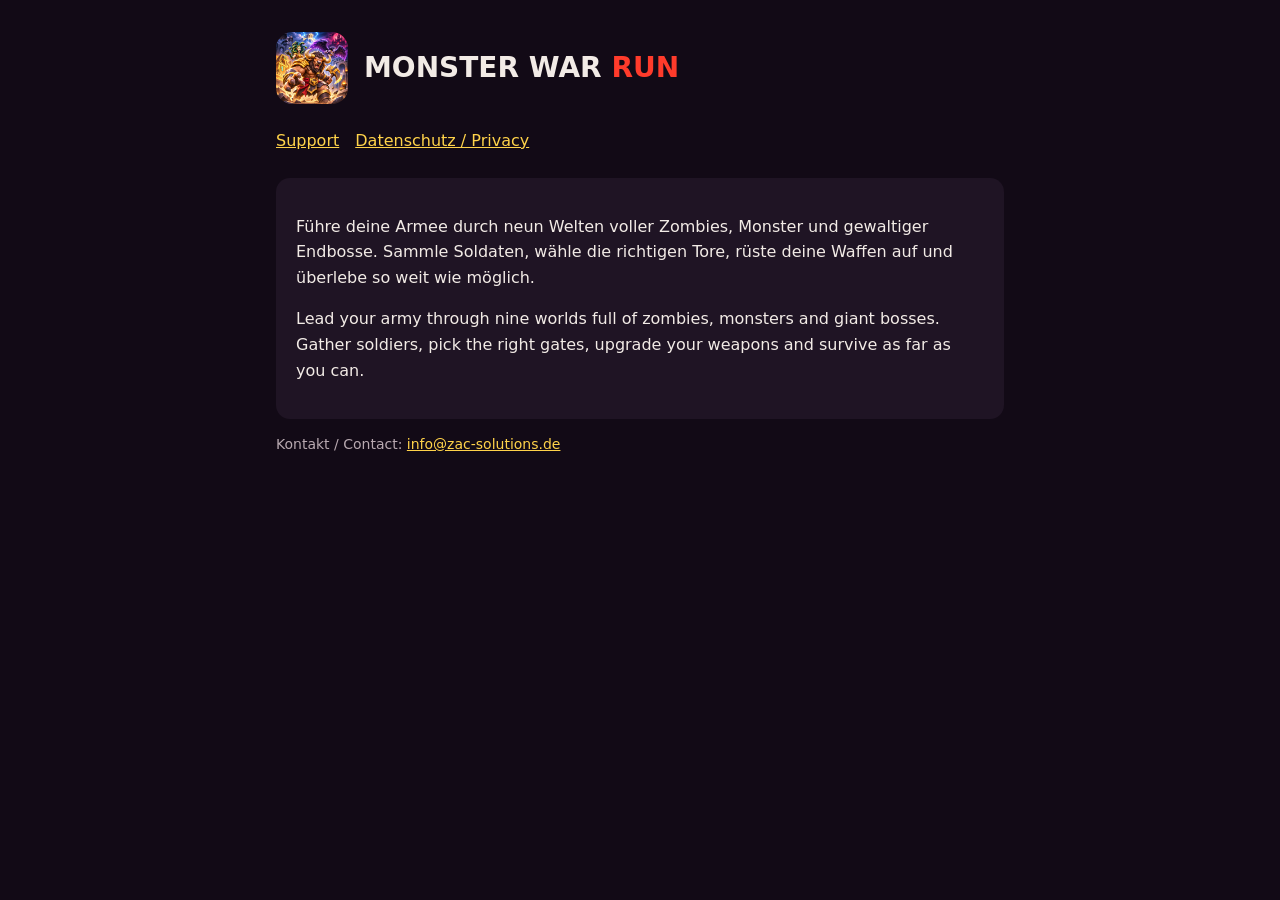
<file: index.html>
<!doctype html>
<html lang="de"><head><meta charset="utf-8"><meta name="viewport" content="width=device-width,initial-scale=1">
<title>Monster War Run</title><link rel="stylesheet" href="style.css"><link rel="icon" href="icon.png"></head>
<body><main>
<header><img src="icon.png" alt=""><h1>MONSTER WAR <span>RUN</span></h1></header>
<nav><a href="support.html">Support</a><a href="privacy.html">Datenschutz / Privacy</a></nav>
<div class="card">
<p>Führe deine Armee durch neun Welten voller Zombies, Monster und gewaltiger Endbosse. Sammle Soldaten, wähle die richtigen Tore, rüste deine Waffen auf und überlebe so weit wie möglich.</p>
<p>Lead your army through nine worlds full of zombies, monsters and giant bosses. Gather soldiers, pick the right gates, upgrade your weapons and survive as far as you can.</p>
</div>
<p class="muted">Kontakt / Contact: <a href="mailto:info@zac-solutions.de">info@zac-solutions.de</a></p>
</main></body></html>
</file>
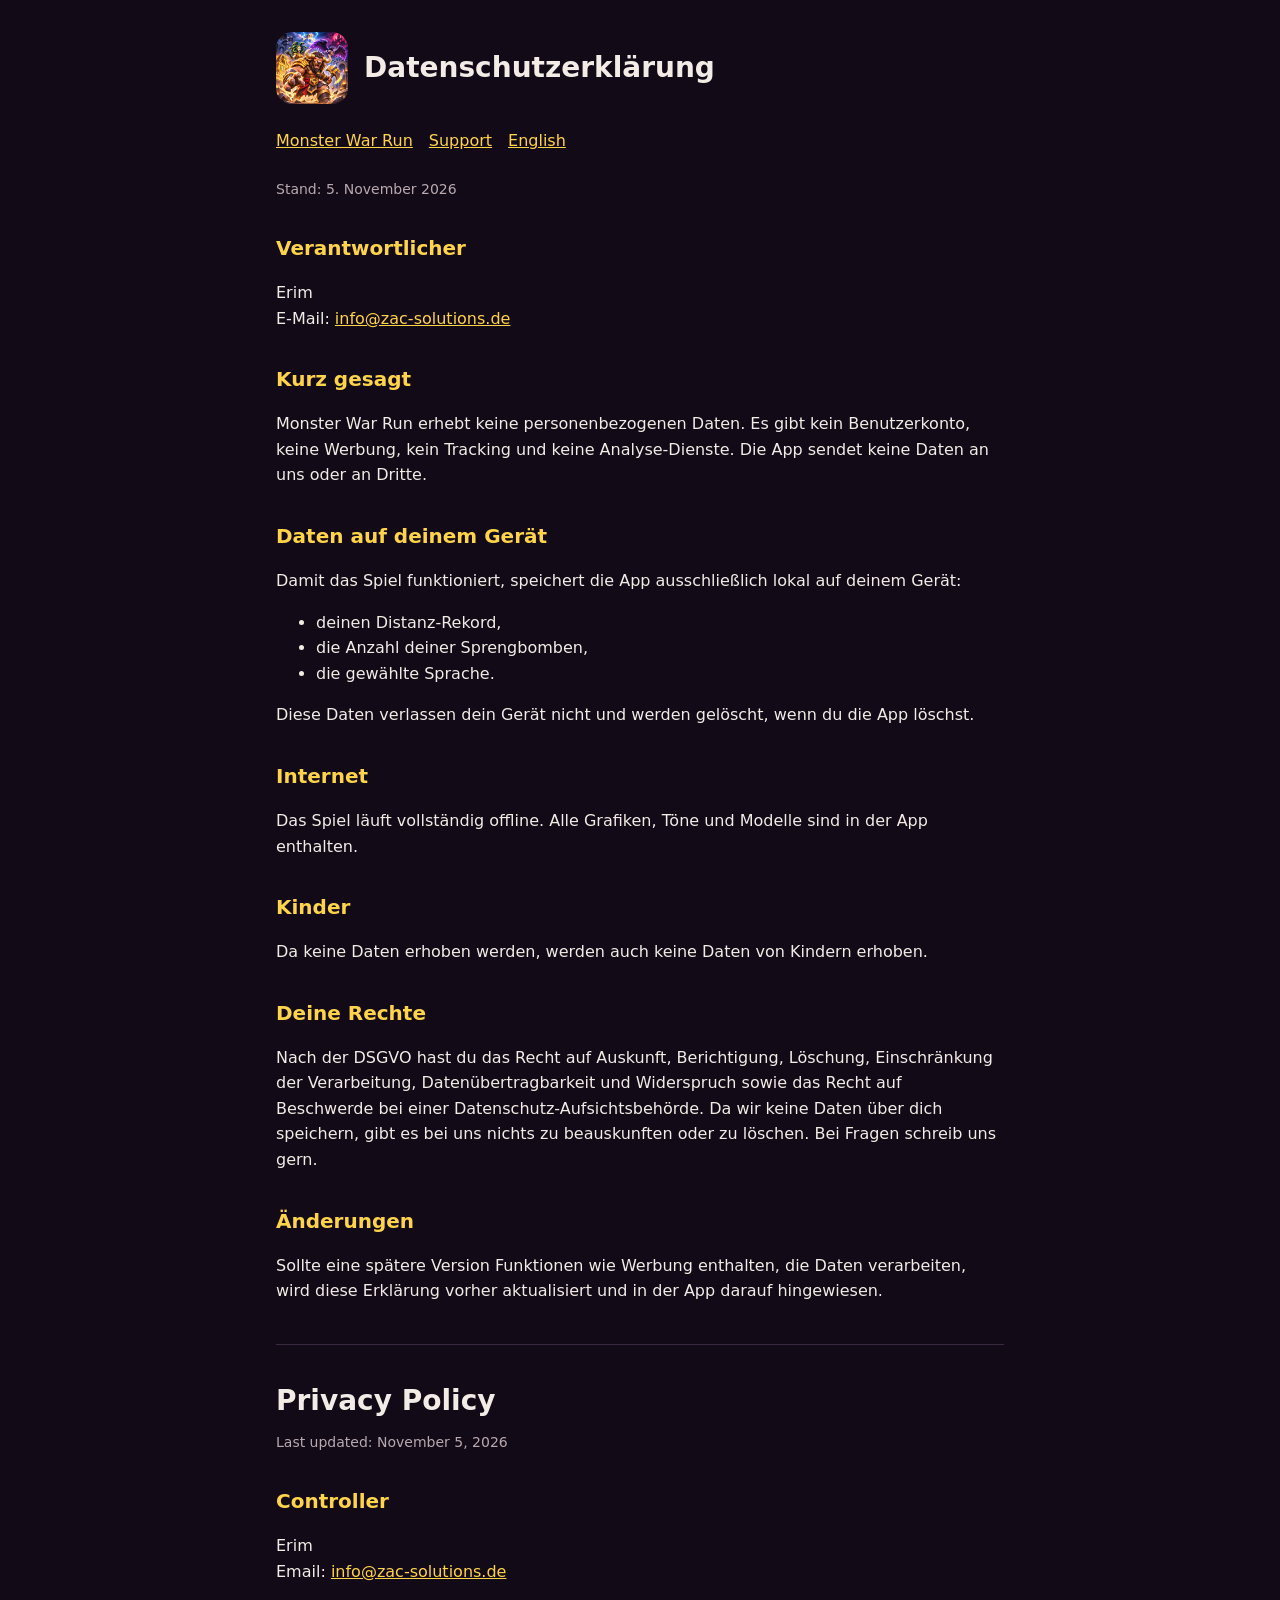
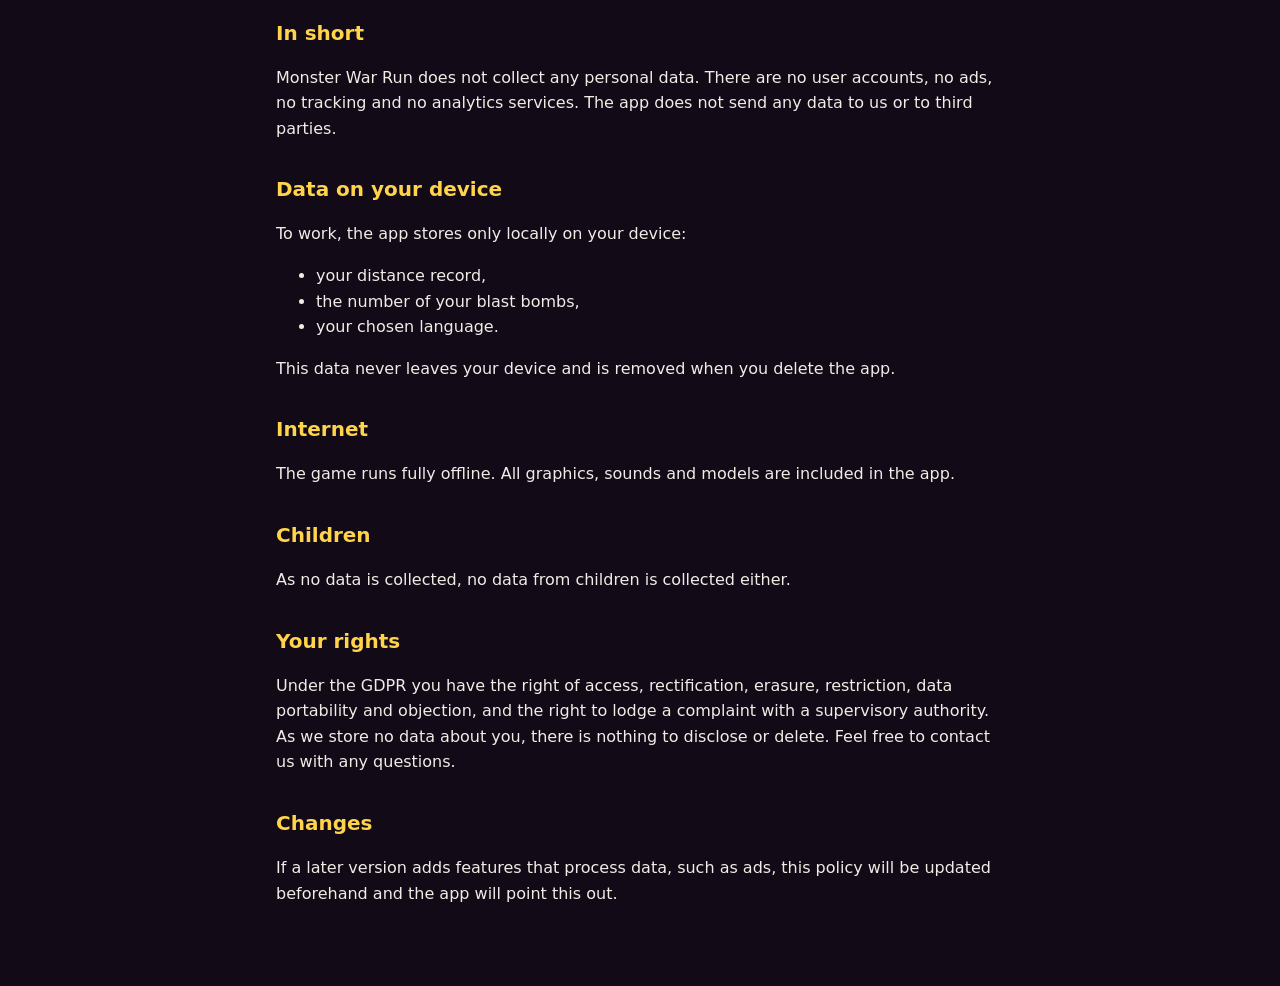
<file: privacy.html>
<!doctype html>
<html lang="de"><head><meta charset="utf-8"><meta name="viewport" content="width=device-width,initial-scale=1">
<title>Monster War Run – Datenschutz / Privacy Policy</title><link rel="stylesheet" href="style.css"><link rel="icon" href="icon.png"></head>
<body><main>
<header><img src="icon.png" alt=""><h1>Datenschutz&shy;erklärung</h1></header>
<nav><a href="index.html">Monster War Run</a><a href="support.html">Support</a><a href="#en">English</a></nav>
<p class="muted">Stand: 5. November 2026</p>

<h2>Verantwortlicher</h2>
<p>Erim<br>E-Mail: <a href="mailto:info@zac-solutions.de">info@zac-solutions.de</a></p>

<h2>Kurz gesagt</h2>
<p>Monster War Run erhebt keine personenbezogenen Daten. Es gibt kein Benutzerkonto, keine Werbung, kein Tracking und keine Analyse-Dienste. Die App sendet keine Daten an uns oder an Dritte.</p>

<h2>Daten auf deinem Gerät</h2>
<p>Damit das Spiel funktioniert, speichert die App ausschließlich lokal auf deinem Gerät:</p>
<ul><li>deinen Distanz-Rekord,</li><li>die Anzahl deiner Sprengbomben,</li><li>die gewählte Sprache.</li></ul>
<p>Diese Daten verlassen dein Gerät nicht und werden gelöscht, wenn du die App löschst.</p>

<h2>Internet</h2>
<p>Das Spiel läuft vollständig offline. Alle Grafiken, Töne und Modelle sind in der App enthalten.</p>

<h2>Kinder</h2>
<p>Da keine Daten erhoben werden, werden auch keine Daten von Kindern erhoben.</p>

<h2>Deine Rechte</h2>
<p>Nach der DSGVO hast du das Recht auf Auskunft, Berichtigung, Löschung, Einschränkung der Verarbeitung, Datenübertragbarkeit und Widerspruch sowie das Recht auf Beschwerde bei einer Datenschutz-Aufsichtsbehörde. Da wir keine Daten über dich speichern, gibt es bei uns nichts zu beauskunften oder zu löschen. Bei Fragen schreib uns gern.</p>

<h2>Änderungen</h2>
<p>Sollte eine spätere Version Funktionen wie Werbung enthalten, die Daten verarbeiten, wird diese Erklärung vorher aktualisiert und in der App darauf hingewiesen.</p>

<hr>
<h1 id="en">Privacy Policy</h1>
<p class="muted">Last updated: November 5, 2026</p>

<h2>Controller</h2>
<p>Erim<br>Email: <a href="mailto:info@zac-solutions.de">info@zac-solutions.de</a></p>

<h2>In short</h2>
<p>Monster War Run does not collect any personal data. There are no user accounts, no ads, no tracking and no analytics services. The app does not send any data to us or to third parties.</p>

<h2>Data on your device</h2>
<p>To work, the app stores only locally on your device:</p>
<ul><li>your distance record,</li><li>the number of your blast bombs,</li><li>your chosen language.</li></ul>
<p>This data never leaves your device and is removed when you delete the app.</p>

<h2>Internet</h2>
<p>The game runs fully offline. All graphics, sounds and models are included in the app.</p>

<h2>Children</h2>
<p>As no data is collected, no data from children is collected either.</p>

<h2>Your rights</h2>
<p>Under the GDPR you have the right of access, rectification, erasure, restriction, data portability and objection, and the right to lodge a complaint with a supervisory authority. As we store no data about you, there is nothing to disclose or delete. Feel free to contact us with any questions.</p>

<h2>Changes</h2>
<p>If a later version adds features that process data, such as ads, this policy will be updated beforehand and the app will point this out.</p>
</main></body></html>
</file>
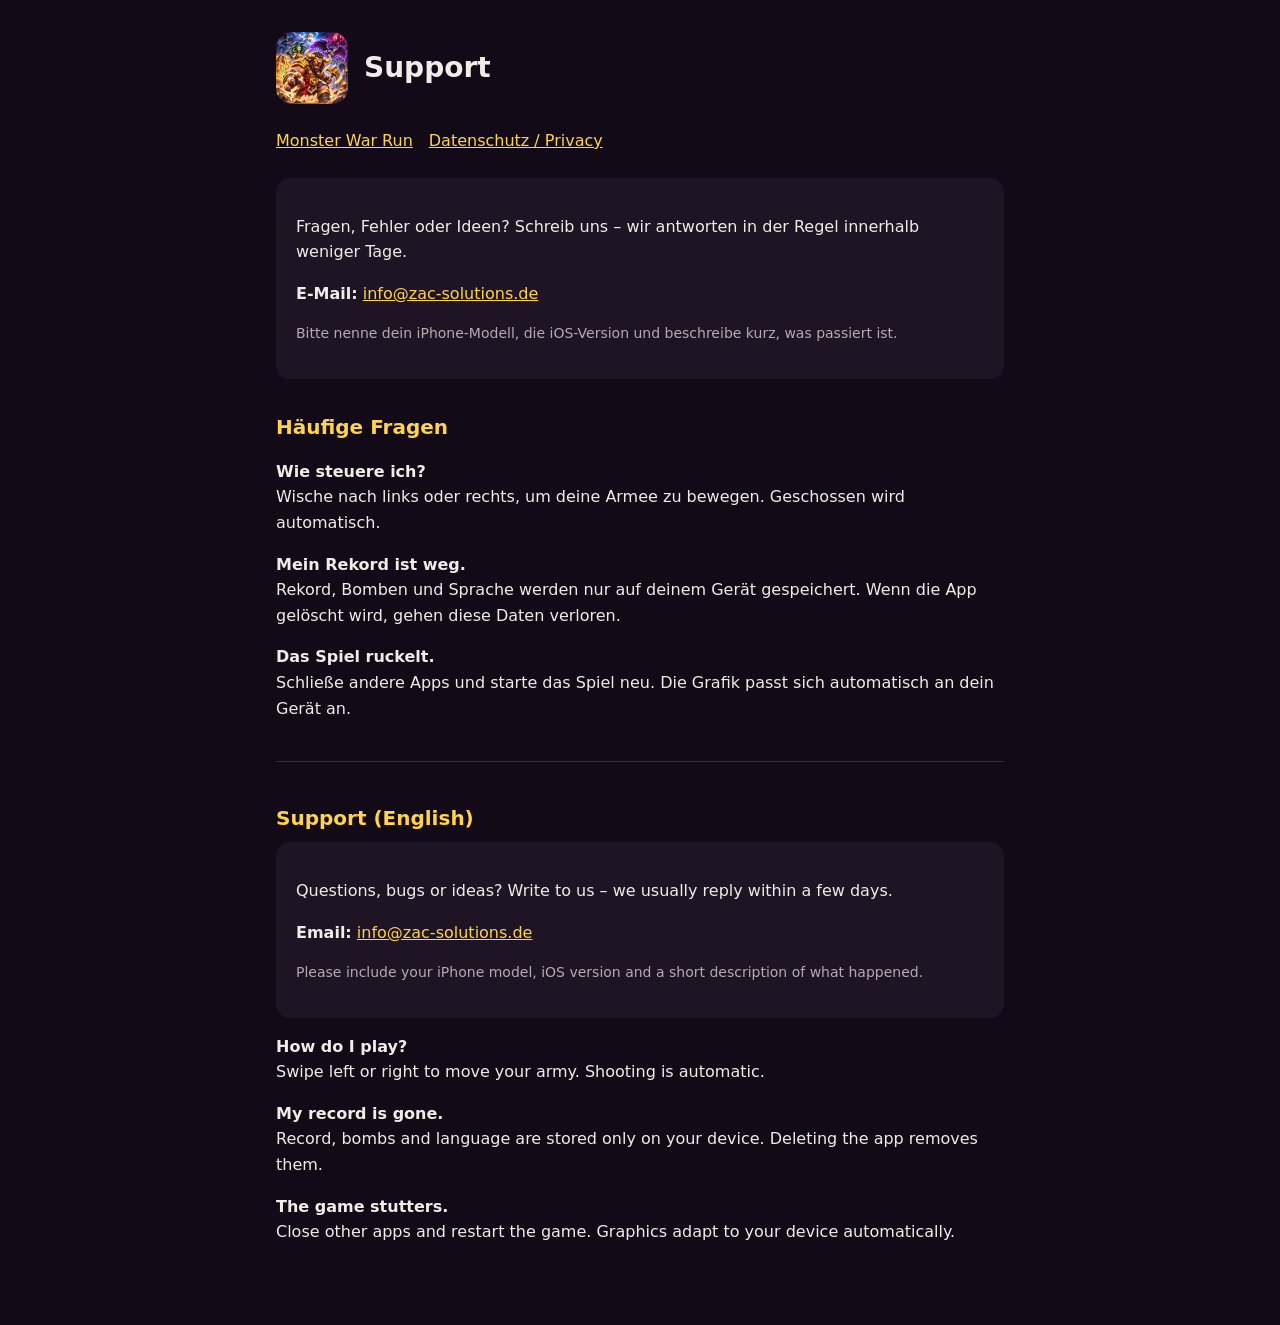
<file: support.html>
<!doctype html>
<html lang="de"><head><meta charset="utf-8"><meta name="viewport" content="width=device-width,initial-scale=1">
<title>Monster War Run – Support</title><link rel="stylesheet" href="style.css"><link rel="icon" href="icon.png"></head>
<body><main>
<header><img src="icon.png" alt=""><h1>Support</h1></header>
<nav><a href="index.html">Monster War Run</a><a href="privacy.html">Datenschutz / Privacy</a></nav>

<div class="card">
<p>Fragen, Fehler oder Ideen? Schreib uns – wir antworten in der Regel innerhalb weniger Tage.</p>
<p><b>E-Mail:</b> <a href="mailto:info@zac-solutions.de?subject=Zombie%20War%20Run%20Support">info@zac-solutions.de</a></p>
<p class="muted">Bitte nenne dein iPhone-Modell, die iOS-Version und beschreibe kurz, was passiert ist.</p>
</div>

<h2>Häufige Fragen</h2>
<p><b>Wie steuere ich?</b><br>Wische nach links oder rechts, um deine Armee zu bewegen. Geschossen wird automatisch.</p>
<p><b>Mein Rekord ist weg.</b><br>Rekord, Bomben und Sprache werden nur auf deinem Gerät gespeichert. Wenn die App gelöscht wird, gehen diese Daten verloren.</p>
<p><b>Das Spiel ruckelt.</b><br>Schließe andere Apps und starte das Spiel neu. Die Grafik passt sich automatisch an dein Gerät an.</p>

<hr>
<h2>Support (English)</h2>
<div class="card">
<p>Questions, bugs or ideas? Write to us – we usually reply within a few days.</p>
<p><b>Email:</b> <a href="mailto:info@zac-solutions.de?subject=Zombie%20War%20Run%20Support">info@zac-solutions.de</a></p>
<p class="muted">Please include your iPhone model, iOS version and a short description of what happened.</p>
</div>
<p><b>How do I play?</b><br>Swipe left or right to move your army. Shooting is automatic.</p>
<p><b>My record is gone.</b><br>Record, bombs and language are stored only on your device. Deleting the app removes them.</p>
<p><b>The game stutters.</b><br>Close other apps and restart the game. Graphics adapt to your device automatically.</p>
</main></body></html>
</file>
<file: style.css>
:root{--bg:#120a16;--card:#1f1424;--text:#f2ebe6;--muted:#b8a9b0;--gold:#ffd34a;--red:#ff3b2b}
*{box-sizing:border-box}
body{margin:0;background:var(--bg);color:var(--text);font:16px/1.6 -apple-system,system-ui,"Segoe UI",Roboto,sans-serif}
main{max-width:760px;margin:0 auto;padding:32px 16px 64px}
header{display:flex;align-items:center;gap:16px;margin-bottom:24px}
header img{width:72px;height:72px;border-radius:16px}
h1{margin:0;font-size:28px;line-height:1.15}
h1 span{color:var(--red)}
h2{color:var(--gold);font-size:20px;margin:32px 0 8px}
a{color:var(--gold)}
nav{display:flex;gap:16px;flex-wrap:wrap;margin-bottom:24px}
.card{background:var(--card);border-radius:14px;padding:20px}
.muted{color:var(--muted);font-size:14px}
hr{border:0;border-top:1px solid #3a2a40;margin:40px 0}
</file>
